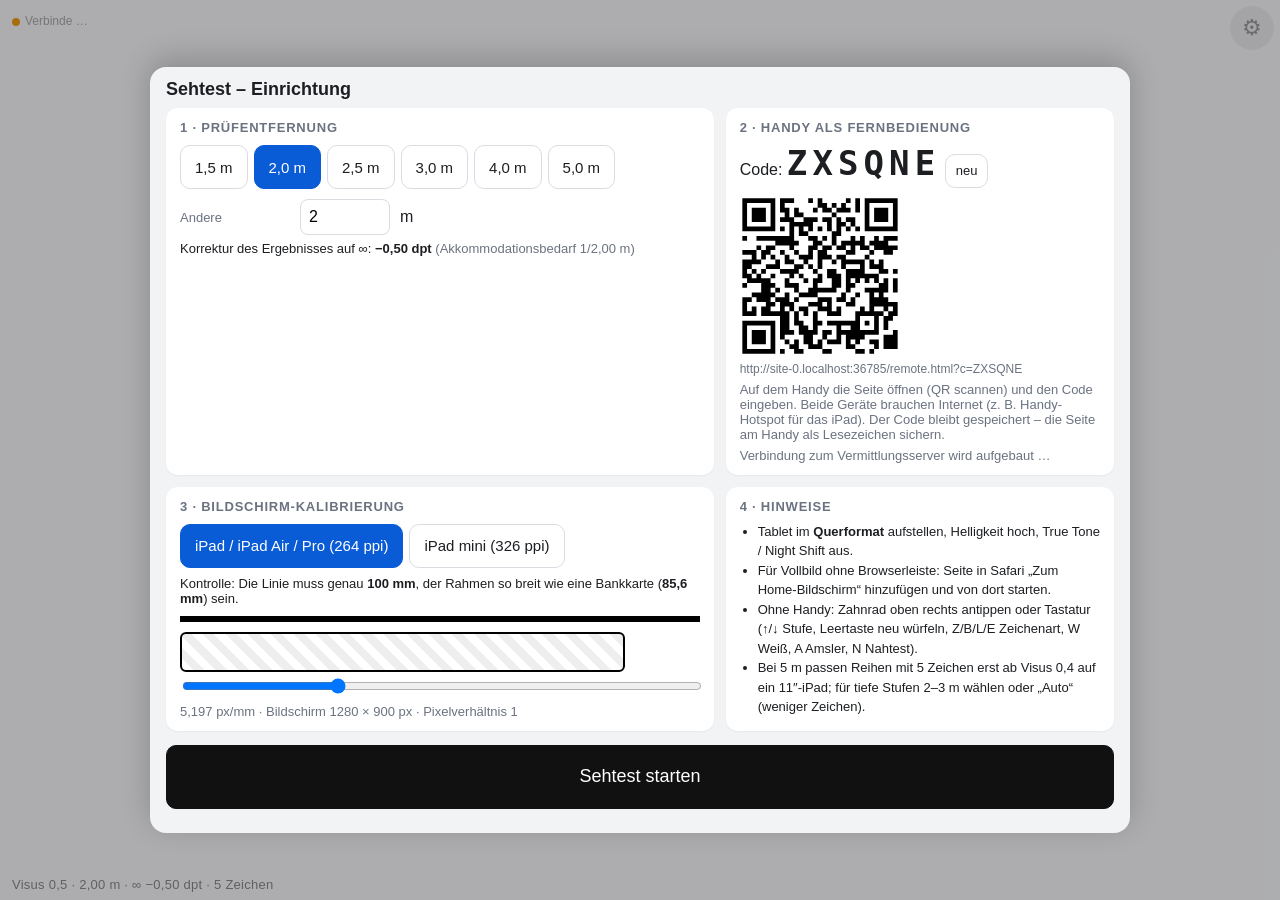
<file: index.html>
<!DOCTYPE html>
<html lang="de">
<head>
<meta charset="utf-8">
<title>Sehtest – Tablet</title>
<meta name="viewport" content="width=device-width, initial-scale=1, viewport-fit=cover, user-scalable=no">
<meta name="apple-mobile-web-app-capable" content="yes">
<meta name="mobile-web-app-capable" content="yes">
<meta name="apple-mobile-web-app-status-bar-style" content="default">
<meta name="apple-mobile-web-app-title" content="Sehtest">
<meta name="theme-color" content="#ffffff">
<link rel="manifest" href="manifest.webmanifest">
<link rel="apple-touch-icon" href="icon-180.png">
<link rel="icon" href="icon.svg" type="image/svg+xml">
<link rel="stylesheet" href="app.css?v=5">
</head>
<body>
  <div id="stage">
    <div id="row"></div>
    <div id="info"></div>
    <div id="hint" hidden></div>
    <div id="amsler" hidden></div>
    <div id="near" hidden></div>
  </div>
  <div id="portraitHint" hidden>Bitte das Tablet ins Querformat drehen.</div>

  <div id="status"><span class="dot"></span></div>
  <button id="gear" type="button" title="Bedienfeld (S)" aria-label="Bedienfeld">⚙</button>

  <!-- Bedienfeld am Tablet (gleiche Steuerung wie am Handy) -->
  <div id="panel" class="sheet" hidden>
    <div class="inner">
      <div class="bar">
        <h2>Steuerung</h2>
        <button type="button" class="btn mini" data-panel="fullscreen">Vollbild</button>
        <button type="button" class="btn mini" data-panel="openSetup">Einstellungen / Code</button>
        <button type="button" class="btn mini" data-panel="closePanel">Schließen ✕</button>
      </div>
      <div id="panelBody" class="controls"></div>
    </div>
  </div>

  <!-- Startansicht -->
  <div id="setup" class="sheet setup">
    <div class="inner">
      <div class="bar"><h2>Sehtest – Einrichtung</h2></div>
      <div id="setupBody"></div>
    </div>
  </div>

  <script src="vendor/peerjs.min.js?v=5"></script>
  <script src="vendor/qrcode.min.js?v=5"></script>
  <script src="optotypes.js?v=5"></script>
  <script src="link.js?v=5"></script>
  <script src="controls.js?v=5"></script>
  <script src="display.js?v=5"></script>
</body>
</html>
</file>
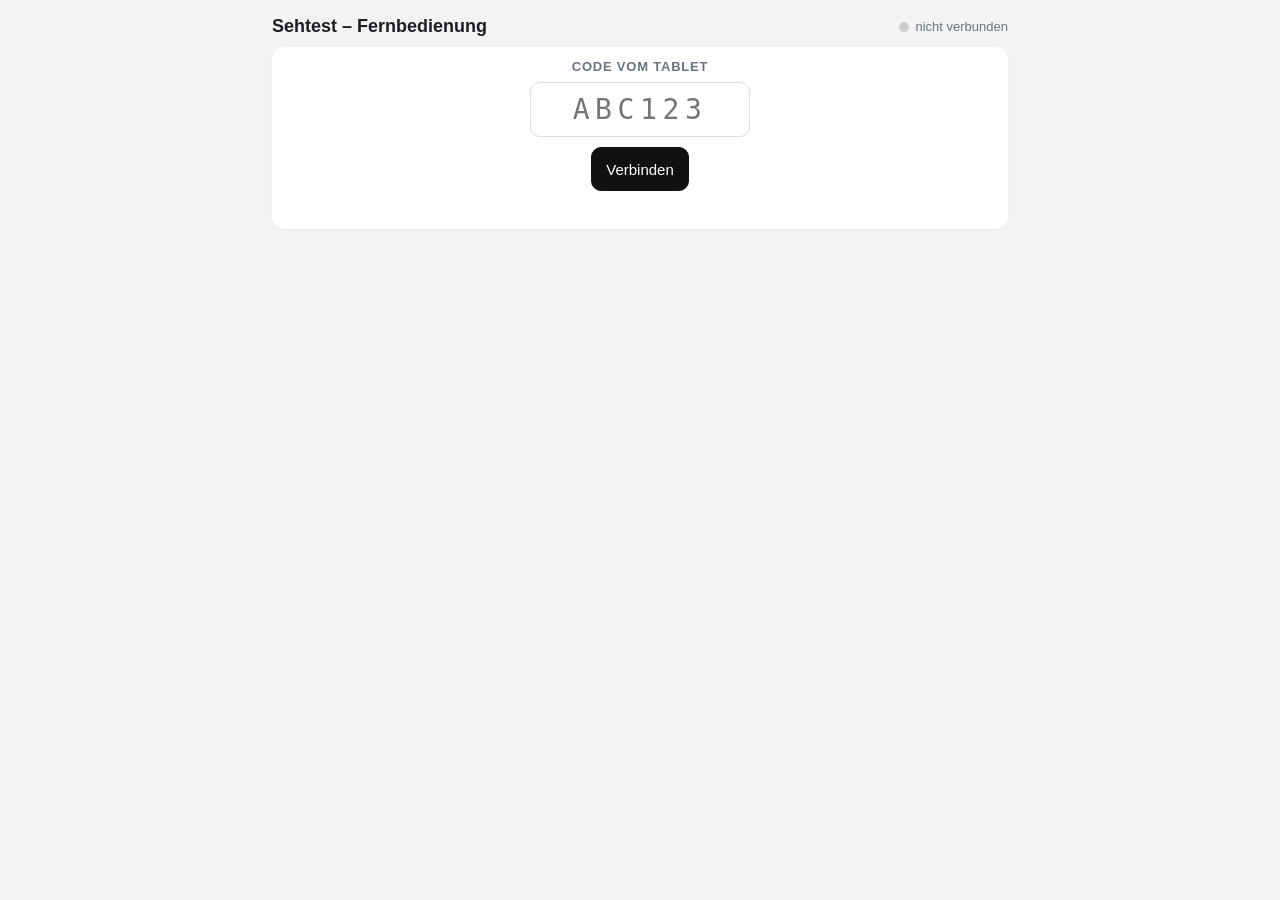
<file: remote.html>
<!DOCTYPE html>
<html lang="de">
<head>
<meta charset="utf-8">
<title>Sehtest – Fernbedienung</title>
<meta name="viewport" content="width=device-width, initial-scale=1, viewport-fit=cover, user-scalable=no">
<meta name="apple-mobile-web-app-capable" content="yes">
<meta name="mobile-web-app-capable" content="yes">
<meta name="apple-mobile-web-app-title" content="Sehtest FB">
<meta name="theme-color" content="#f2f3f5">
<link rel="apple-touch-icon" href="icon-180.png">
<link rel="icon" href="icon.svg" type="image/svg+xml">
<link rel="stylesheet" href="app.css?v=5">
</head>
<body class="remote">
  <div class="topbar">
    <h1>Sehtest – Fernbedienung</h1>
    <div id="conn" class="conn"><span class="dot"></span><span id="connText">nicht verbunden</span></div>
  </div>

  <section id="connectCard" class="card connect-card">
    <h3>Code vom Tablet</h3>
    <input id="codeInput" type="text" maxlength="8" autocapitalize="characters" autocomplete="off" spellcheck="false" placeholder="ABC123">
    <div class="actions" style="justify-content:center">
      <button id="connectBtn" type="button" class="btn primary">Verbinden</button>
    </div>
    <div id="connectMsg" class="msg"></div>
  </section>

  <div id="controls" class="controls" hidden></div>

  <script src="vendor/peerjs.min.js?v=5"></script>
  <script src="optotypes.js?v=5"></script>
  <script src="link.js?v=5"></script>
  <script src="controls.js?v=5"></script>
  <script src="remote.js?v=5"></script>
</body>
</html>
</file>
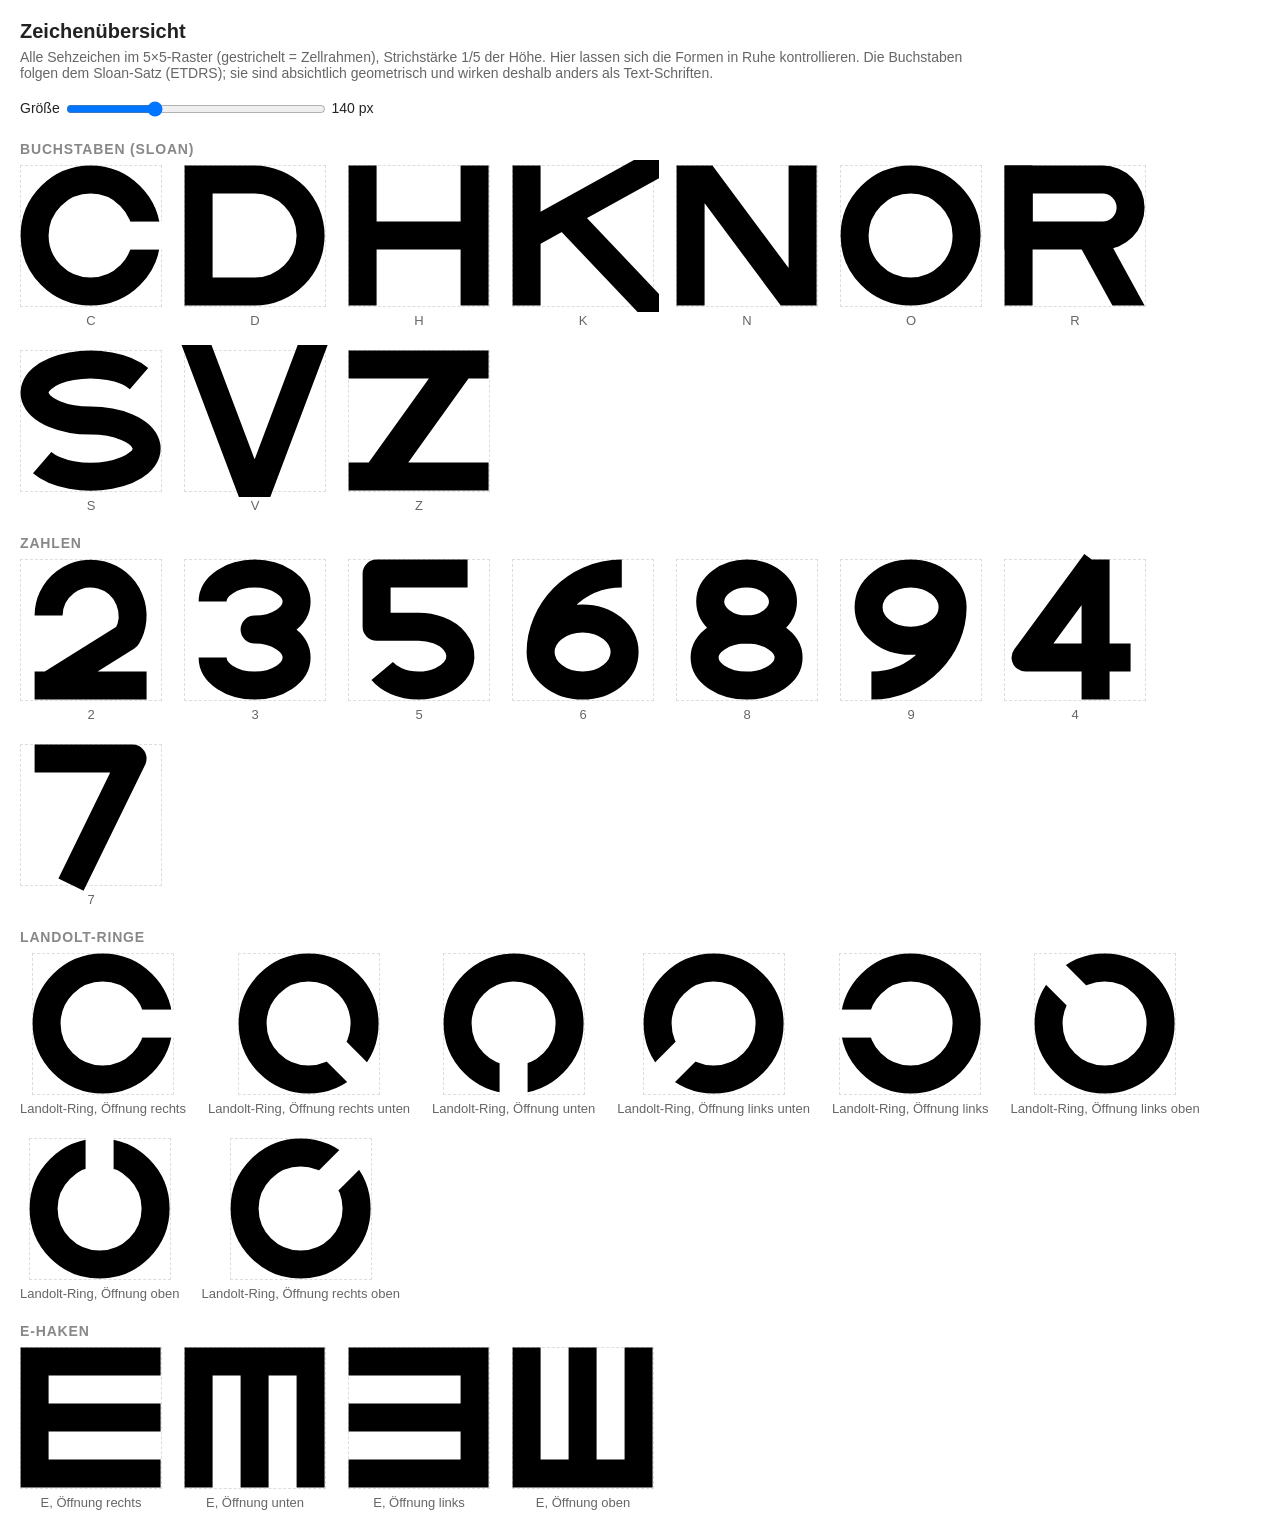
<file: zeichen.html>
<!DOCTYPE html>
<html lang="de">
<head>
<meta charset="utf-8">
<title>Sehtest – Zeichenübersicht</title>
<meta name="viewport" content="width=device-width, initial-scale=1">
<link rel="icon" href="icon.svg" type="image/svg+xml">
<style>
  body { margin: 0; padding: 20px; font-family: -apple-system, "Helvetica Neue", Arial, sans-serif; background: #fff; color: #222; }
  h1 { font-size: 20px; margin: 0 0 6px; }
  p { color: #666; font-size: 14px; margin: 0 0 18px; max-width: 70em; }
  h2 { font-size: 14px; text-transform: uppercase; letter-spacing: 0.06em; color: #888; margin: 22px 0 8px; }
  .grid { display: flex; flex-wrap: wrap; gap: 22px; }
  .cell { display: flex; flex-direction: column; align-items: center; gap: 6px; }
  .cell .name { font-size: 13px; color: #666; }
  .box { border: 1px dashed #ddd; padding: 0; line-height: 0; }
  .ctrl { margin: 0 0 14px; font-size: 14px; }
  input[type=range] { width: 260px; vertical-align: middle; }
</style>
</head>
<body>
  <h1>Zeichenübersicht</h1>
  <p>Alle Sehzeichen im 5×5-Raster (gestrichelt = Zellrahmen), Strichstärke 1/5 der Höhe. Hier lassen sich die Formen in Ruhe
     kontrollieren. Die Buchstaben folgen dem Sloan-Satz (ETDRS); sie sind absichtlich geometrisch und wirken deshalb anders als
     Text-Schriften.</p>
  <div class="ctrl">Größe <input id="size" type="range" min="60" max="300" value="140"> <span id="sizeVal">140</span> px</div>
  <div id="out"></div>
  <script src="optotypes.js?v=5"></script>
  <script>
    (function () {
      var groups = [
        ['Buchstaben (Sloan)', Opto.LETTERS],
        ['Zahlen', Opto.DIGITS.concat(Opto.DIGITS_EXT)],
        ['Landolt-Ringe', [0, 45, 90, 135, 180, 225, 270, 315].map(function (a) { return 'L' + a; })],
        ['E-Haken', [0, 90, 180, 270].map(function (a) { return 'E' + a; })]
      ];
      var out = document.getElementById('out'), size = document.getElementById('size'), sizeVal = document.getElementById('sizeVal');
      function render() {
        var s = +size.value; sizeVal.textContent = s;
        out.innerHTML = groups.map(function (g) {
          return '<h2>' + g[0] + '</h2><div class="grid">' + g[1].map(function (sym) {
            return '<div class="cell"><div class="box">' + Opto.svg(sym, s) + '</div><div class="name">' + Opto.describe(sym) + '</div></div>';
          }).join('') + '</div>';
        }).join('');
      }
      size.addEventListener('input', render);
      render();
    })();
  </script>
</body>
</html>
</file>
<file: app.css>
/* Sehtest – Styles für Tablet-Anzeige und Handy-Fernbedienung */
:root {
  --ui-bg: #f2f3f5;
  --ui-card: #ffffff;
  --ui-text: #1c1e21;
  --ui-dim: #6b7280;
  --ui-line: #d9dce1;
  --ui-accent: #0a5cd6;
  --ui-accent-text: #ffffff;
  --ui-warn: #b45309;
  --ui-ok: #15803d;
  --ui-bad: #b91c1c;
  color-scheme: light;
}
* { box-sizing: border-box; -webkit-tap-highlight-color: transparent; }
html, body { margin: 0; padding: 0; height: 100%; }
body {
  font-family: -apple-system, "Helvetica Neue", Arial, sans-serif;
  color: var(--ui-text);
  background: var(--ui-bg);
  -webkit-text-size-adjust: 100%;
  touch-action: manipulation;
  overscroll-behavior: none;
}
button { font: inherit; }
[hidden] { display: none !important; }

/* ---------- Tablet: Anzeigefläche (immer schwarz auf weiß) ---------- */
#stage {
  position: fixed; inset: 0;
  background: #fff; color: #000;
  overflow: hidden;
  user-select: none; -webkit-user-select: none;
}
#row {
  position: absolute; left: 0; right: 0; top: 0; bottom: 0;
  display: flex; align-items: center; justify-content: center;
}
#row .opto { flex: none; }
#info {
  position: absolute; left: 12px; bottom: 8px;
  font-size: 13px; color: #888; letter-spacing: 0.02em;
  pointer-events: none;
}
#hint {
  position: absolute; left: 0; right: 0; bottom: 8px; text-align: center;
  font-size: 15px; color: #555; pointer-events: none;
}
#portraitHint {
  position: fixed; inset: 0; z-index: 30; background: #fff; color: #333;
  display: flex; align-items: center; justify-content: center; text-align: center;
  font-size: 22px; padding: 40px;
}

/* Amsler-Gitter */
#amsler { position: absolute; inset: 0; display: flex; align-items: center; justify-content: center; }
#amsler .note { position: absolute; bottom: 10px; left: 0; right: 0; text-align: center; color: #777; font-size: 13px; }

/* Nahsehprobe */
#near {
  position: absolute; inset: 0; overflow-y: auto; -webkit-overflow-scrolling: touch;
  padding: 44px 40px 60px 40px; background: #fff; color: #000;
  font-family: Arial, Helvetica, sans-serif; /* Versalhöhe ≈ 0,716 em */
}
#near .para { display: flex; align-items: flex-start; gap: 18px; margin: 0 0 1.1em 0; }
#near .para .tag { flex: none; width: 44px; font-size: 13px; color: #999; text-align: right; font-family: -apple-system, "Helvetica Neue", Arial, sans-serif; padding-top: 0.2em; font-variant-numeric: tabular-nums; }
#near .para p { margin: 0; line-height: 1.35; max-width: 34em; }
#near .single { display: flex; flex-direction: column; align-items: center; justify-content: center; min-height: 100%; }
#near .single p { margin: 0; line-height: 1.35; max-width: 34em; }
#near .single .tag { margin-top: 30px; font-size: 12px; color: #999; }

/* Zahnrad / Öffner */
#gear {
  position: fixed; top: 6px; right: 6px; z-index: 20;
  width: 44px; height: 44px; border-radius: 22px; border: 0;
  background: rgba(0,0,0,0.06); color: #999; font-size: 22px; cursor: pointer;
}
#gear:active { background: rgba(0,0,0,0.15); }
#status {
  position: fixed; top: 14px; left: 12px; z-index: 20;
  font-size: 12px; color: #aaa; pointer-events: none;
}
#status .dot { display: inline-block; width: 8px; height: 8px; border-radius: 4px; background: #ccc; margin-right: 5px; vertical-align: middle; }
#status.connected .dot { background: #22c55e; }
#status.waiting .dot { background: #f59e0b; }
#status.connecting .dot { background: #f59e0b; animation: blink 1s infinite; }
#status.error .dot { background: #ef4444; }
@keyframes blink { 50% { opacity: 0.3; } }

/* ---------- Sheets (Tablet-Overlay: Setup und Bedienfeld) ---------- */
.sheet {
  position: fixed; inset: 0; z-index: 40;
  background: rgba(20, 22, 26, 0.35);
  display: flex; justify-content: center; align-items: flex-end;
}
.sheet .inner {
  width: 100%; max-width: 980px; max-height: 92vh; overflow-y: auto; -webkit-overflow-scrolling: touch;
  background: var(--ui-bg); border-radius: 16px 16px 0 0; padding: 12px 16px 24px;
  box-shadow: 0 -8px 30px rgba(0,0,0,0.2);
}
.sheet .bar { display: flex; align-items: center; gap: 12px; margin-bottom: 8px; }
.sheet .bar h2 { margin: 0; font-size: 18px; flex: 1; }
.sheet.setup { align-items: center; }
.sheet.setup .inner { border-radius: 16px; max-height: 96vh; }

/* ---------- Bedienfeld (gemeinsam) ---------- */
.controls { display: grid; grid-template-columns: 1fr; gap: 10px; }
@media (min-width: 760px) { .controls { grid-template-columns: 1fr 1fr; } .controls .head, .controls .wide { grid-column: 1 / -1; } }
.card { background: var(--ui-card); border-radius: 12px; padding: 12px 14px; box-shadow: 0 1px 2px rgba(0,0,0,0.05); }
.card h3 { margin: 0 0 8px; font-size: 13px; text-transform: uppercase; letter-spacing: 0.06em; color: var(--ui-dim); }
.head { display: flex; gap: 16px; align-items: center; flex-wrap: wrap; }
.visus-big { display: flex; flex-direction: column; min-width: 130px; }
.visus-big .lbl { font-size: 12px; color: var(--ui-dim); text-transform: uppercase; letter-spacing: 0.06em; }
.visus-big .val { font-size: 52px; font-weight: 700; line-height: 1; font-variant-numeric: tabular-nums; }
.visus-big .sub { font-size: 12px; color: var(--ui-dim); margin-top: 4px; }
.meta { flex: 1; font-size: 15px; line-height: 1.5; min-width: 200px; }
.warn { color: var(--ui-warn); font-size: 13px; }
.dim { color: var(--ui-dim); }
.small { font-size: 13px; margin-top: 6px; }
.ok { color: var(--ui-ok); font-weight: 600; }
.bad { color: var(--ui-bad); font-weight: 600; }

.btn {
  border: 1px solid var(--ui-line); background: #fff; color: var(--ui-text);
  border-radius: 10px; padding: 10px 14px; min-height: 44px; cursor: pointer;
  font-size: 15px; font-weight: 500;
}
.btn:active { background: #e8eaee; }
.btn.on { background: var(--ui-accent); color: var(--ui-accent-text); border-color: var(--ui-accent); }
.btn.primary { background: #111; color: #fff; border-color: #111; }
.btn.mini { min-height: 34px; padding: 4px 10px; font-size: 13px; }
.btn.big { flex: 1; min-height: 64px; font-size: 18px; display: flex; flex-direction: column; align-items: center; justify-content: center; gap: 2px; }
.btn.big small { font-size: 12px; font-weight: 400; color: inherit; opacity: 0.75; }
.btn:disabled { opacity: 0.4; }
.seg { display: inline-flex; flex-wrap: wrap; gap: 6px; margin: 2px 0; }
.inline { display: flex; align-items: center; gap: 10px; flex-wrap: wrap; margin-top: 8px; }
.lbl2 { font-size: 13px; color: var(--ui-dim); min-width: 110px; }
.check { display: flex; align-items: center; gap: 8px; margin-top: 10px; font-size: 14px; min-height: 32px; }
.check input { width: 20px; height: 20px; }
.num { width: 90px; font: inherit; font-size: 16px; padding: 8px; border: 1px solid var(--ui-line); border-radius: 8px; }
.actions { display: flex; gap: 8px; flex-wrap: wrap; align-items: center; margin-top: 10px; }
.grow { flex: 1; }
.stepper { display: flex; gap: 10px; }
.chips { display: flex; flex-wrap: wrap; gap: 6px; margin-top: 10px; }
.chip {
  border: 1px solid var(--ui-line); background: #fff; border-radius: 999px;
  min-width: 56px; min-height: 40px; padding: 4px 10px; font-size: 15px; font-variant-numeric: tabular-nums;
  display: inline-flex; align-items: center; justify-content: center; gap: 4px; cursor: pointer;
}
.chip small { font-size: 10px; color: var(--ui-dim); }
.chip.on { background: var(--ui-accent); color: #fff; border-color: var(--ui-accent); }
.chip.on small { color: #dbe7fb; }
.chip.off { opacity: 0.3; text-decoration: line-through; }

.rowline { display: flex; gap: 6px; flex-wrap: wrap; justify-content: center; padding: 6px 0; }
.symbtn {
  width: 60px; height: 60px; border-radius: 10px; border: 1px solid var(--ui-line); background: #fff;
  display: flex; align-items: center; justify-content: center; cursor: pointer; position: relative;
}
.symbtn.wrong { border-color: var(--ui-bad); background: #fef2f2; }
.symbtn.wrong::after {
  content: ""; position: absolute; left: 10%; right: 10%; top: 50%; height: 3px; background: var(--ui-bad); transform: rotate(-30deg);
}
.rowmeta { display: flex; justify-content: space-between; font-size: 14px; flex-wrap: wrap; gap: 6px; }
.results { width: 100%; border-collapse: collapse; font-size: 14px; }
.results td { padding: 6px 4px; border-top: 1px solid var(--ui-line); vertical-align: middle; }

/* ---------- Setup-Ansicht (Tablet) ---------- */
.setup-grid { display: grid; grid-template-columns: 1fr; gap: 12px; }
@media (min-width: 760px) { .setup-grid { grid-template-columns: 1fr 1fr; } }
.code { font-size: 34px; font-weight: 700; letter-spacing: 0.15em; font-family: ui-monospace, Menlo, Consolas, monospace; }
.qr { margin-top: 8px; }
.qr svg, .qr img { width: 160px; height: 160px; display: block; }
.url { font-size: 12px; color: var(--ui-dim); word-break: break-all; margin-top: 6px; }
.calib-line { height: 6px; background: #000; margin: 10px 0 4px; }
.calib-card { border: 2px solid #000; border-radius: 6px; margin: 10px 0 4px; height: 40px; background: repeating-linear-gradient(45deg, #fff 0 8px, #eee 8px 16px); }
.range { width: 100%; }

/* ---------- Handy-Fernbedienung ---------- */
body.remote { padding: 10px 12px 40px; max-width: 760px; margin: 0 auto; }
.remote .topbar { display: flex; align-items: center; gap: 10px; padding: 6px 0 10px; }
.remote .topbar h1 { margin: 0; font-size: 18px; flex: 1; }
.remote .conn { font-size: 13px; color: var(--ui-dim); display: flex; align-items: center; gap: 6px; }
.remote .conn .dot { width: 10px; height: 10px; border-radius: 5px; background: #ccc; }
.remote .conn.connected .dot { background: #22c55e; }
.remote .conn.connecting .dot { background: #f59e0b; animation: blink 1s infinite; }
.remote .conn.disconnected .dot, .remote .conn.error .dot { background: #ef4444; }
.remote .connect-card { text-align: center; }
.remote .connect-card input { font-size: 28px; text-align: center; letter-spacing: 0.2em; text-transform: uppercase; width: 220px; padding: 10px; border: 1px solid var(--ui-line); border-radius: 10px; font-family: ui-monospace, Menlo, Consolas, monospace; }
.remote .msg { font-size: 13px; color: var(--ui-dim); margin-top: 8px; min-height: 18px; }
</file>
